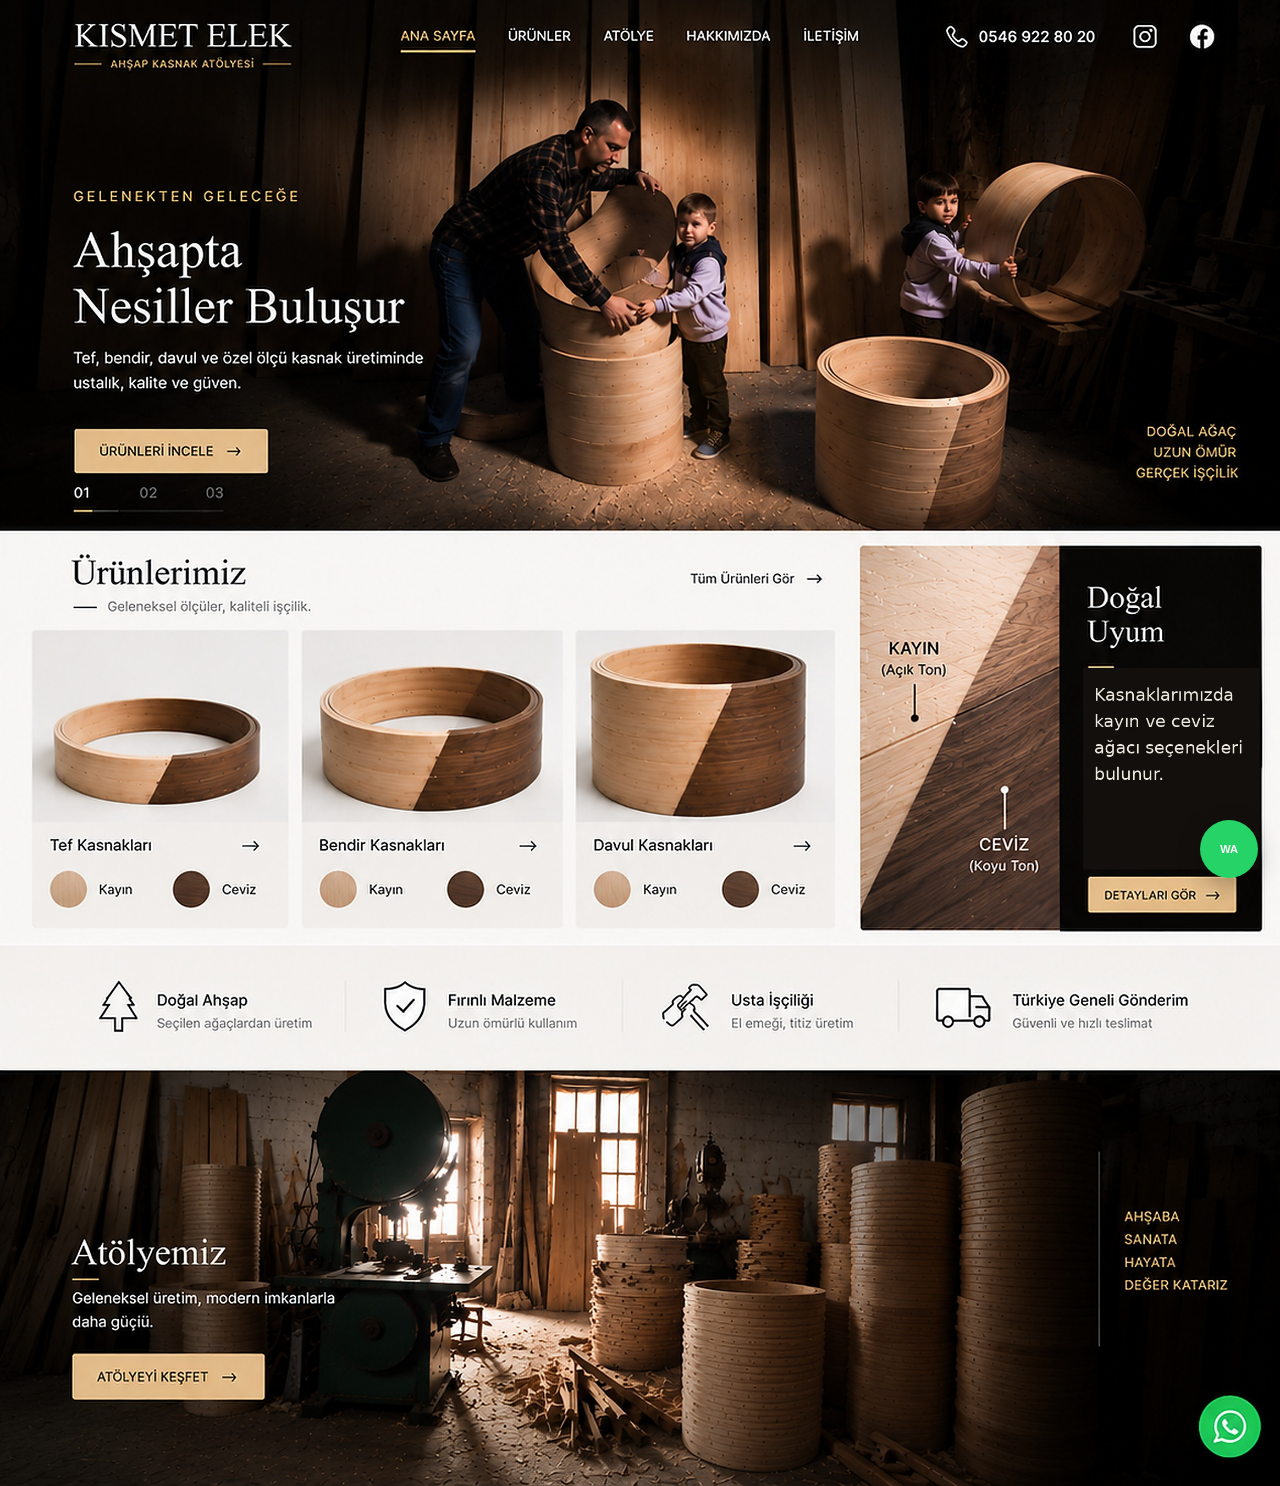
<file: index.html>
<!doctype html>
<html lang="tr">
<head>
<meta charset="utf-8">
<meta name="viewport" content="width=device-width,initial-scale=1">
<title>KISMET ELEK | Ahşap Kasnak Atölyesi</title>
<meta name="description" content="Kısmet Elek ahşap kasnak atölyesi. Tef, bendir ve davul kasnakları.">
<meta name="google-site-verification" content="JSMN0QMk11Q3IamoAx5s6ykKZd6hjL00fd0hNvatzoo">
<style>
*{box-sizing:border-box}
html,body{margin:0;padding:0;width:100%;min-height:100%;background:#0d0b09;overflow-x:hidden}
body{font-family:Arial,sans-serif}
.site{position:relative;width:100vw;max-width:none;margin:0;line-height:0}
.design{display:block;width:100vw;height:auto;max-width:none;margin:0}
.hit,.wood-hot,.step-hot{position:absolute;display:block;border:0;background:transparent;cursor:pointer;z-index:30}
.hit:hover,.wood-hot:hover,.step-hot:hover{background:rgba(255,255,255,.025)}
/* top navigation */
.home{left:37.0%;top:.8%;width:7.2%;height:4.5%}.products{left:42.0%;top:.8%;width:7.3%;height:4.5%}.atelier{left:47.0%;top:.8%;width:6.8%;height:4.5%}.about{left:51.7%;top:.8%;width:8.0%;height:4.5%}.contact{left:57.2%;top:.8%;width:7.0%;height:4.5%}
.phone{left:69.0%;top:.7%;width:13.0%;height:5.0%}.instagram{left:83.0%;top:.6%;width:4.5%;height:5.5%}.facebook{left:88.3%;top:.6%;width:4.8%;height:5.5%}
/* product cards */
.p1{left:1.2%;top:39.5%;width:21.2%;height:22.0%}.p2{left:22.9%;top:39.5%;width:21.4%;height:22.0%}.p3{left:44.6%;top:39.5%;width:21.0%;height:22.0%}.all{left:54.0%;top:35.5%;width:10.0%;height:4.8%}
.material{left:65.7%;top:34.0%;width:33.5%;height:28.0%}
.atelierBtn{left:5.0%;top:88.0%;width:18%;height:5%}
/* material hover zones are exactly the existing labels in the right panel */
.material-kayin{left:67.0%;top:38.0%;width:10.5%;height:8.0%}.material-ceviz{left:66.8%;top:48.0%;width:12.0%;height:10.0%}
/* 01 / 02 / 03 are real navigation controls */
.step1{left:21.3%;top:48.2%;width:3.2%;height:3.5%}.step2{left:25.0%;top:48.2%;width:3.2%;height:3.5%}.step3{left:28.8%;top:48.2%;width:3.2%;height:3.5%}
/* floating WhatsApp always visible */
.wa-fixed{position:fixed;right:22px;bottom:22px;width:58px;height:58px;border-radius:50%;display:grid;place-items:center;background:#25D366;color:#fff;text-decoration:none;font:700 11px/1 Arial,sans-serif;z-index:99999;box-shadow:0 8px 25px rgba(0,0,0,.28)}
.wa-fixed::before{content:'WhatsApp';position:absolute;white-space:nowrap;right:68px;background:#fff;color:#222;padding:8px 11px;border-radius:8px;font:600 11px Arial;opacity:0;transform:translateX(5px);transition:.2s;pointer-events:none;box-shadow:0 4px 14px rgba(0,0,0,.15)}
.wa-fixed:hover::before{opacity:1;transform:none}
/* same existing kasnak location: only an image patch is revealed; no second ring is added */
.ring-state{position:absolute;z-index:25;display:none;pointer-events:none;object-fit:contain}
.wood-hot:hover~.ring-state{display:block}
.r1k{left:4.29553%;top:43.67135%;width:22.33677%;height:13.32346%}
.r1c{left:4.29553%;top:43.67135%;width:22.33677%;height:13.32346%}
.r2k{left:27.92096%;top:42.93116%;width:21.90722%;height:12.95337%}
.r2c{left:27.92096%;top:42.93116%;width:21.90722%;height:12.95337%}
.r3k{left:48.96907%;top:41.82087%;width:21.90722%;height:13.69356%}
.r3c{left:48.96907%;top:41.82087%;width:21.90722%;height:13.69356%}
.site:has(.w1k:hover) .r1k,.site:has(.w1c:hover) .r1c,.site:has(.w2k:hover) .r2k,.site:has(.w2c:hover) .r2c,.site:has(.w3k:hover) .r3k,.site:has(.w3c:hover) .r3c{display:block}
.w1k{left:4.0%;top:54.0%;width:5.5%;height:5.2%}.w1c{left:14.1%;top:54.0%;width:5.5%;height:5.2%}
.w2k{left:25.5%;top:54.0%;width:5.5%;height:5.2%}.w2c{left:35.8%;top:54.0%;width:5.5%;height:5.2%}
.w3k{left:47.0%;top:54.0%;width:5.5%;height:5.2%}.w3c{left:57.2%;top:54.0%;width:5.5%;height:5.2%}
@media(max-width:700px){.wa-fixed{right:14px;bottom:14px;width:52px;height:52px}}
</style>
</head>
<body>
<main class="site">
<img class="design" src="assets/ana-sayfa-tasarim-hd.jpg" alt="Kısmet Elek Ahşap Kasnak Atölyesi">
<a class="hit home" href="index.html" aria-label="Ana Sayfa"></a><a class="hit products" href="urunler.html" aria-label="Ürünler"></a><a class="hit atelier" href="hakkimizda.html#atolye" aria-label="Atölye"></a><a class="hit about" href="hakkimizda.html" aria-label="Hakkımızda"></a><a class="hit contact" href="iletisim.html" aria-label="İletişim"></a>
<a class="hit phone" href="tel:+905469228020" aria-label="0546 922 80 20"></a><a class="hit instagram" href="https://www.instagram.com/" target="_blank" rel="noopener" aria-label="Instagram"></a><a class="hit facebook" href="https://www.facebook.com/" target="_blank" rel="noopener" aria-label="Facebook"></a>
<a class="hit p1" href="urunler.html#tef" aria-label="Tef Kasnakları"></a><a class="hit p2" href="urunler.html#bendir" aria-label="Bendir Kasnakları"></a><a class="hit p3" href="urunler.html#davul" aria-label="Davul Kasnakları"></a><a class="hit all" href="urunler.html" aria-label="Tüm Ürünleri Gör"></a>
<a class="hit material" href="urunler.html#malzeme" aria-label="Kayın ve Ceviz"></a><a class="hit atelierBtn" href="hakkimizda.html#atolye" aria-label="Atölyeyi Keşfet"></a>
<a class="step-hot step1" href="urunler.html#tef" aria-label="Tef"></a><a class="step-hot step2" href="urunler.html#bendir" aria-label="Bendir"></a><a class="step-hot step3" href="urunler.html#davul" aria-label="Davul"></a>
<a class="wood-hot w1k" href="urunler.html#tef-kayin" aria-label="Tef Kayın"></a><a class="wood-hot w1c" href="urunler.html#tef-ceviz" aria-label="Tef Ceviz"></a>
<a class="wood-hot w2k" href="urunler.html#bendir-kayin" aria-label="Bendir Kayın"></a><a class="wood-hot w2c" href="urunler.html#bendir-ceviz" aria-label="Bendir Ceviz"></a>
<a class="wood-hot w3k" href="urunler.html#davul-kayin" aria-label="Davul Kayın"></a><a class="wood-hot w3c" href="urunler.html#davul-ceviz" aria-label="Davul Ceviz"></a>
<img class="ring-state r1k" src="assets/wood_states/ring1-kayin.png" alt=""><img class="ring-state r1c" src="assets/wood_states/ring1-ceviz.png" alt=""><img class="ring-state r2k" src="assets/wood_states/ring2-kayin.png" alt=""><img class="ring-state r2c" src="assets/wood_states/ring2-ceviz.png" alt=""><img class="ring-state r3k" src="assets/wood_states/ring3-kayin.png" alt=""><img class="ring-state r3c" src="assets/wood_states/ring3-ceviz.png" alt="">
<a class="material-kayin" href="urunler.html#kayın" aria-label="Kayın ağacı"></a><a class="material-ceviz" href="urunler.html#ceviz" aria-label="Ceviz ağacı"></a>
</main>
<a class="wa-fixed" href="https://wa.me/905469228020" target="_blank" rel="noopener" aria-label="WhatsApp">WA</a>
</body></html>
</file>
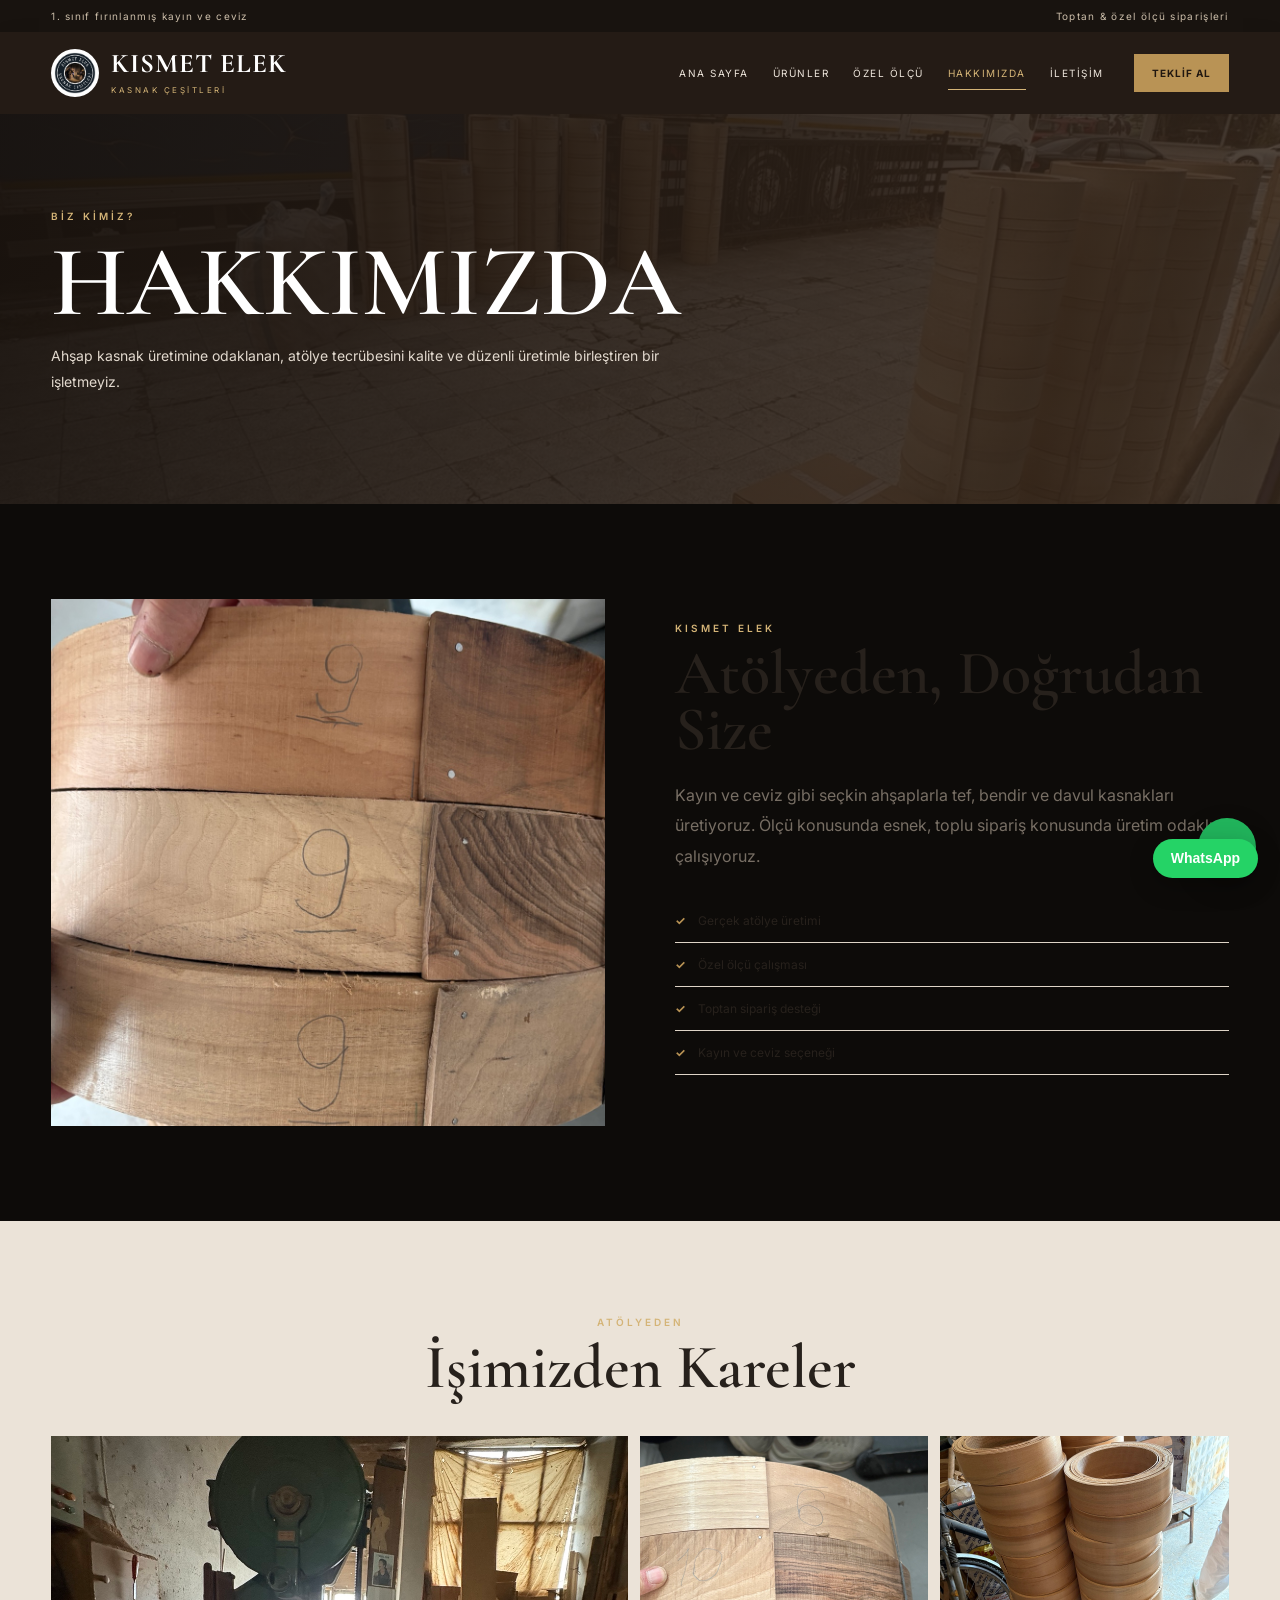
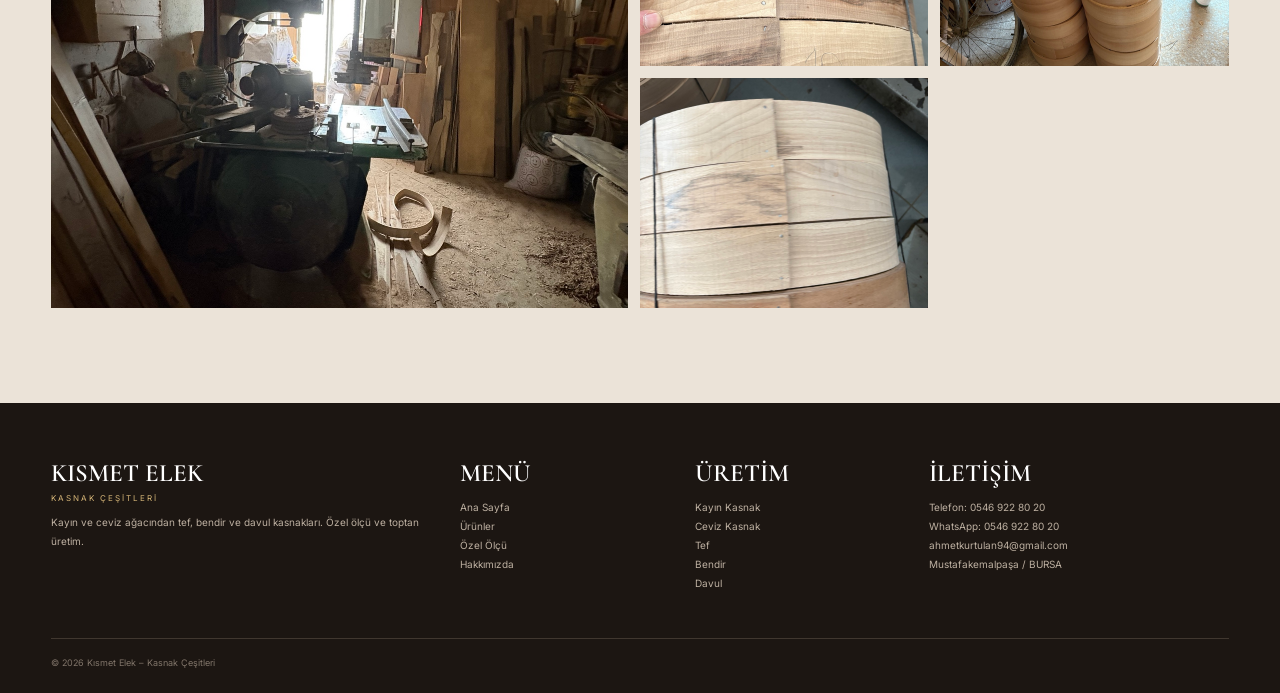
<file: hakkimizda.html>
<!doctype html><html lang="tr"><head><meta charset="utf-8"><meta name="viewport" content="width=device-width,initial-scale=1">
<title>Hakkımızda | Kısmet Elek</title><meta name="description" content="Kısmet Elek - ahşap kasnak üretimi, özel ölçü ve toptan sipariş.">
<link rel="stylesheet" href="style.css"></head><body><div class="topbar"><div class="container row"><span>1. sınıf fırınlanmış kayın ve ceviz</span><span>Toptan & özel ölçü siparişleri</span></div></div>
<header><div class="container nav">
<a class="brand" href="index.html"><img src="assets/logo.png"><div><div class="name">KISMET ELEK</div><span class="sub">KASNAK ÇEŞİTLERİ</span></div></a>
<nav><a class="" href="index.html">ANA SAYFA</a><a class="" href="urunler.html">ÜRÜNLER</a><a class="" href="ozel-olcu.html">ÖZEL ÖLÇÜ</a><a class="active" href="hakkimizda.html">HAKKIMIZDA</a><a class="" href="iletisim.html">İLETİŞİM</a></nav><a class="nav-cta" href="iletisim.html">TEKLİF AL</a><button class="menu">☰</button>
</div></header>
<section class="pagehero"><div class="container"><div class="eyebrow">BİZ KİMİZ?</div><h1>HAKKIMIZDA</h1><p>Ahşap kasnak üretimine odaklanan, atölye tecrübesini kalite ve düzenli üretimle birleştiren bir işletmeyiz.</p></div></section>
<section class="section"><div class="container split"><div class="split-media"><img src="assets/workshop3.jpg"></div><div><div class="eyebrow">KISMET ELEK</div><div class="heading"><h2>Atölyeden, Doğrudan Size</h2><p>Kayın ve ceviz gibi seçkin ahşaplarla tef, bendir ve davul kasnakları üretiyoruz. Ölçü konusunda esnek, toplu sipariş konusunda üretim odaklı çalışıyoruz.</p></div><ul class="checks"><li>Gerçek atölye üretimi</li><li>Özel ölçü çalışması</li><li>Toptan sipariş desteği</li><li>Kayın ve ceviz seçeneği</li></ul></div></div></section>
<section class="section alt"><div class="container"><div class="heading center"><div class="eyebrow">ATÖLYEDEN</div><h2>İşimizden Kareler</h2></div><div class="gallery"><img src="assets/workshop.jpg"><img src="assets/workshop2.jpg"><img src="assets/shipment.jpg"><img src="assets/product1.jpg"></div></div></section>
<footer><div class="container foot">
<div><h3>KISMET ELEK<span>KASNAK ÇEŞİTLERİ</span></h3><p>Kayın ve ceviz ağacından tef, bendir ve davul kasnakları. Özel ölçü ve toptan üretim.</p></div>
<div><h3>MENÜ</h3><p><a href="index.html">Ana Sayfa</a><br><a href="urunler.html">Ürünler</a><br><a href="ozel-olcu.html">Özel Ölçü</a><br><a href="hakkimizda.html">Hakkımızda</a></p></div>
<div><h3>ÜRETİM</h3><p>Kayın Kasnak<br>Ceviz Kasnak<br>Tef<br>Bendir<br>Davul</p></div>
<div><h3>İLETİŞİM</h3><p>Telefon: 0546 922 80 20<br>WhatsApp: 0546 922 80 20<br>ahmetkurtulan94@gmail.com<br>Mustafakemalpaşa / BURSA</p></div>
</div><div class="container copyright">© 2026 Kısmet Elek – Kasnak Çeşitleri</div></footer>
<a class="floating-wa" href="https://wa.me/905469228020" aria-label="WhatsApp">◔</a><script src="script.js"></script></body></html>
</file>
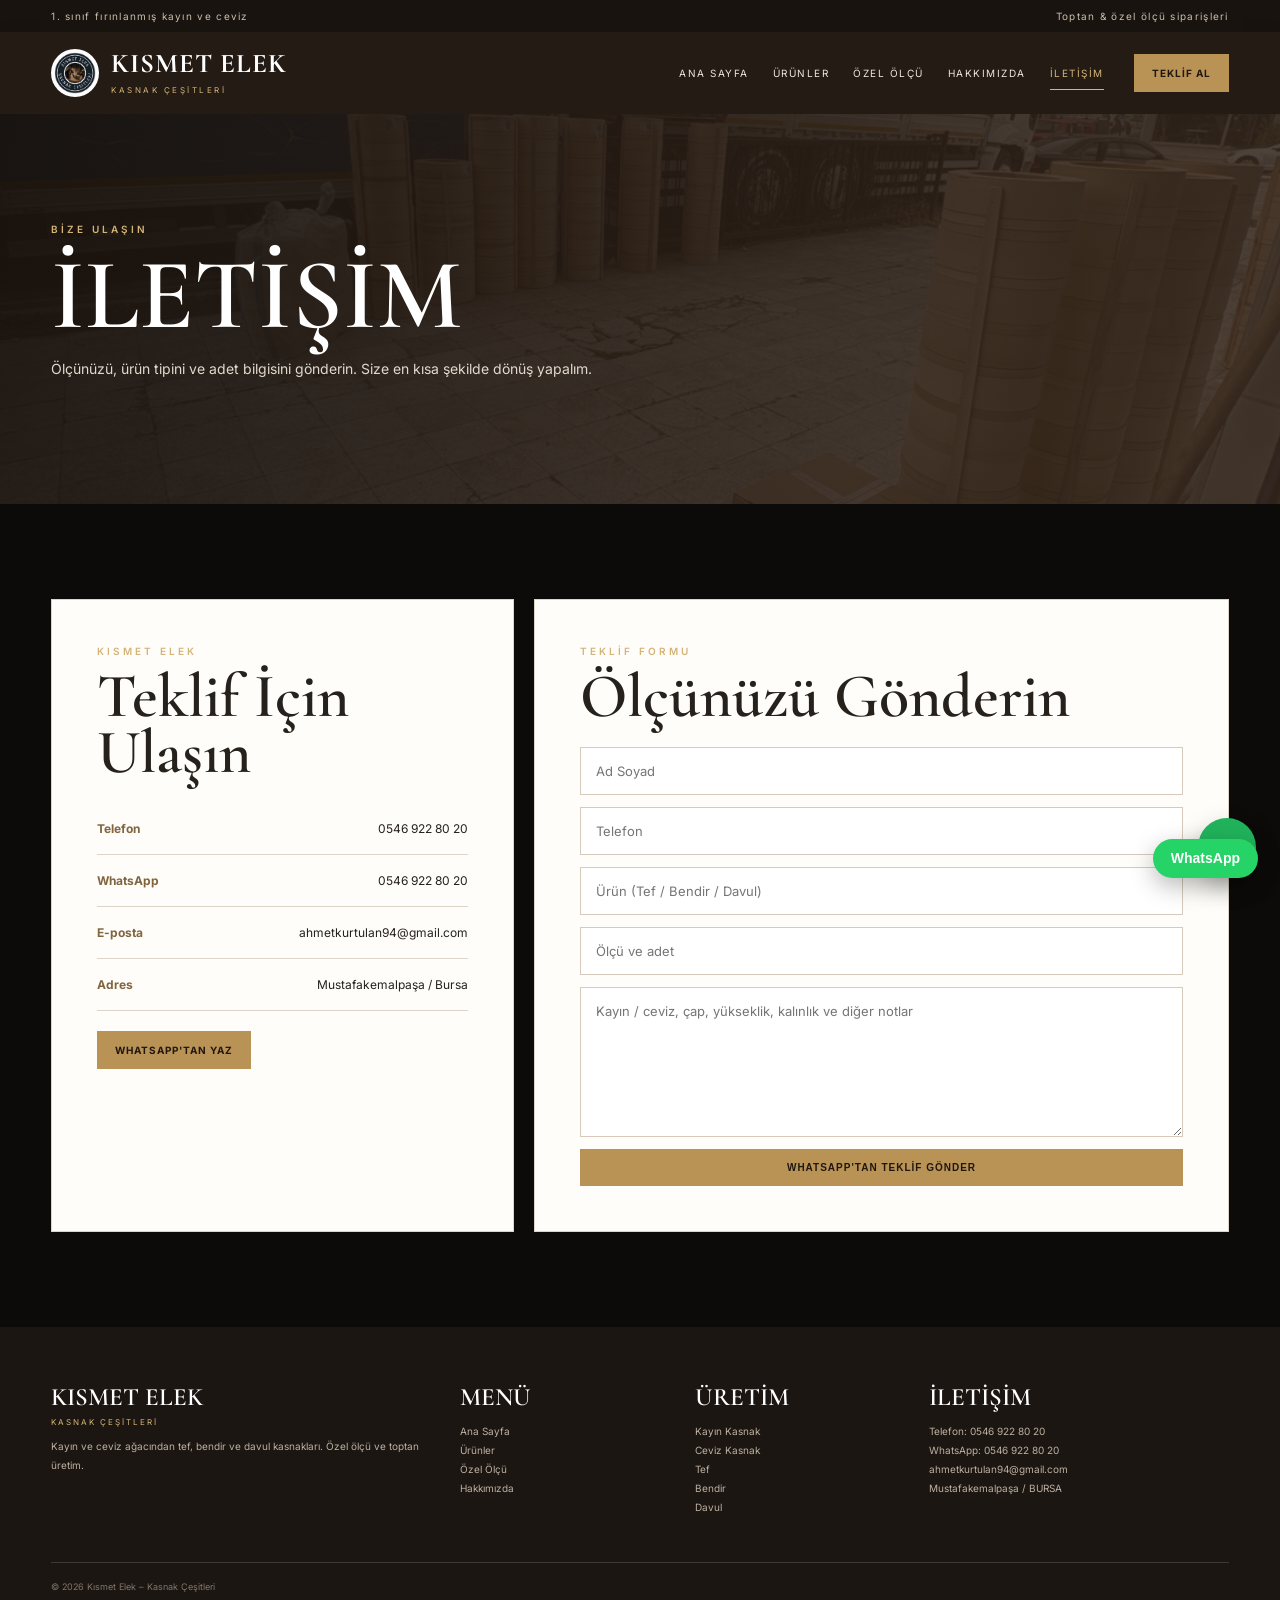
<file: iletisim.html>
<!doctype html><html lang="tr"><head><meta charset="utf-8"><meta name="viewport" content="width=device-width,initial-scale=1">
<title>İletişim | Kısmet Elek</title><meta name="description" content="Kısmet Elek - ahşap kasnak üretimi, özel ölçü ve toptan sipariş.">
<link rel="stylesheet" href="style.css"></head><body><div class="topbar"><div class="container row"><span>1. sınıf fırınlanmış kayın ve ceviz</span><span>Toptan & özel ölçü siparişleri</span></div></div>
<header><div class="container nav">
<a class="brand" href="index.html"><img src="assets/logo.png"><div><div class="name">KISMET ELEK</div><span class="sub">KASNAK ÇEŞİTLERİ</span></div></a>
<nav><a class="" href="index.html">ANA SAYFA</a><a class="" href="urunler.html">ÜRÜNLER</a><a class="" href="ozel-olcu.html">ÖZEL ÖLÇÜ</a><a class="" href="hakkimizda.html">HAKKIMIZDA</a><a class="active" href="iletisim.html">İLETİŞİM</a></nav><a class="nav-cta" href="iletisim.html">TEKLİF AL</a><button class="menu">☰</button>
</div></header>
<section class="pagehero"><div class="container"><div class="eyebrow">BİZE ULAŞIN</div><h1>İLETİŞİM</h1><p>Ölçünüzü, ürün tipini ve adet bilgisini gönderin. Size en kısa şekilde dönüş yapalım.</p></div></section>
<section class="section"><div class="container contact-grid"><div class="contact-card"><div class="eyebrow">KISMET ELEK</div><h2>Teklif İçin Ulaşın</h2>
<div class="contact-item"><b>Telefon</b><span>0546 922 80 20</span></div><div class="contact-item"><b>WhatsApp</b><span>0546 922 80 20</span></div><div class="contact-item"><b>E-posta</b><span>ahmetkurtulan94@gmail.com</span></div><div class="contact-item"><b>Adres</b><span>Mustafakemalpaşa / Bursa</span></div><br><a class="nav-cta" href="https://wa.me/905469228020">WHATSAPP'TAN YAZ</a></div>
<div class="form-card"><div class="eyebrow">TEKLİF FORMU</div><h2>Ölçünüzü Gönderin</h2><form id="quoteForm"><input id="qname" placeholder="Ad Soyad" required><input id="qphone" placeholder="Telefon" required><input id="qproduct" placeholder="Ürün (Tef / Bendir / Davul)"><input id="qsize" placeholder="Ölçü ve adet"><textarea id="qnote" placeholder="Kayın / ceviz, çap, yükseklik, kalınlık ve diğer notlar"></textarea><button class="nav-cta" style="border:0" type="submit">WHATSAPP'TAN TEKLİF GÖNDER</button></form></div></div></section>
<footer><div class="container foot">
<div><h3>KISMET ELEK<span>KASNAK ÇEŞİTLERİ</span></h3><p>Kayın ve ceviz ağacından tef, bendir ve davul kasnakları. Özel ölçü ve toptan üretim.</p></div>
<div><h3>MENÜ</h3><p><a href="index.html">Ana Sayfa</a><br><a href="urunler.html">Ürünler</a><br><a href="ozel-olcu.html">Özel Ölçü</a><br><a href="hakkimizda.html">Hakkımızda</a></p></div>
<div><h3>ÜRETİM</h3><p>Kayın Kasnak<br>Ceviz Kasnak<br>Tef<br>Bendir<br>Davul</p></div>
<div><h3>İLETİŞİM</h3><p>Telefon: 0546 922 80 20<br>WhatsApp: 0546 922 80 20<br>ahmetkurtulan94@gmail.com<br>Mustafakemalpaşa / BURSA</p></div>
</div><div class="container copyright">© 2026 Kısmet Elek – Kasnak Çeşitleri</div></footer>
<a class="floating-wa" href="https://wa.me/905469228020" aria-label="WhatsApp">◔</a><script src="script.js"></script></body></html>
</file>
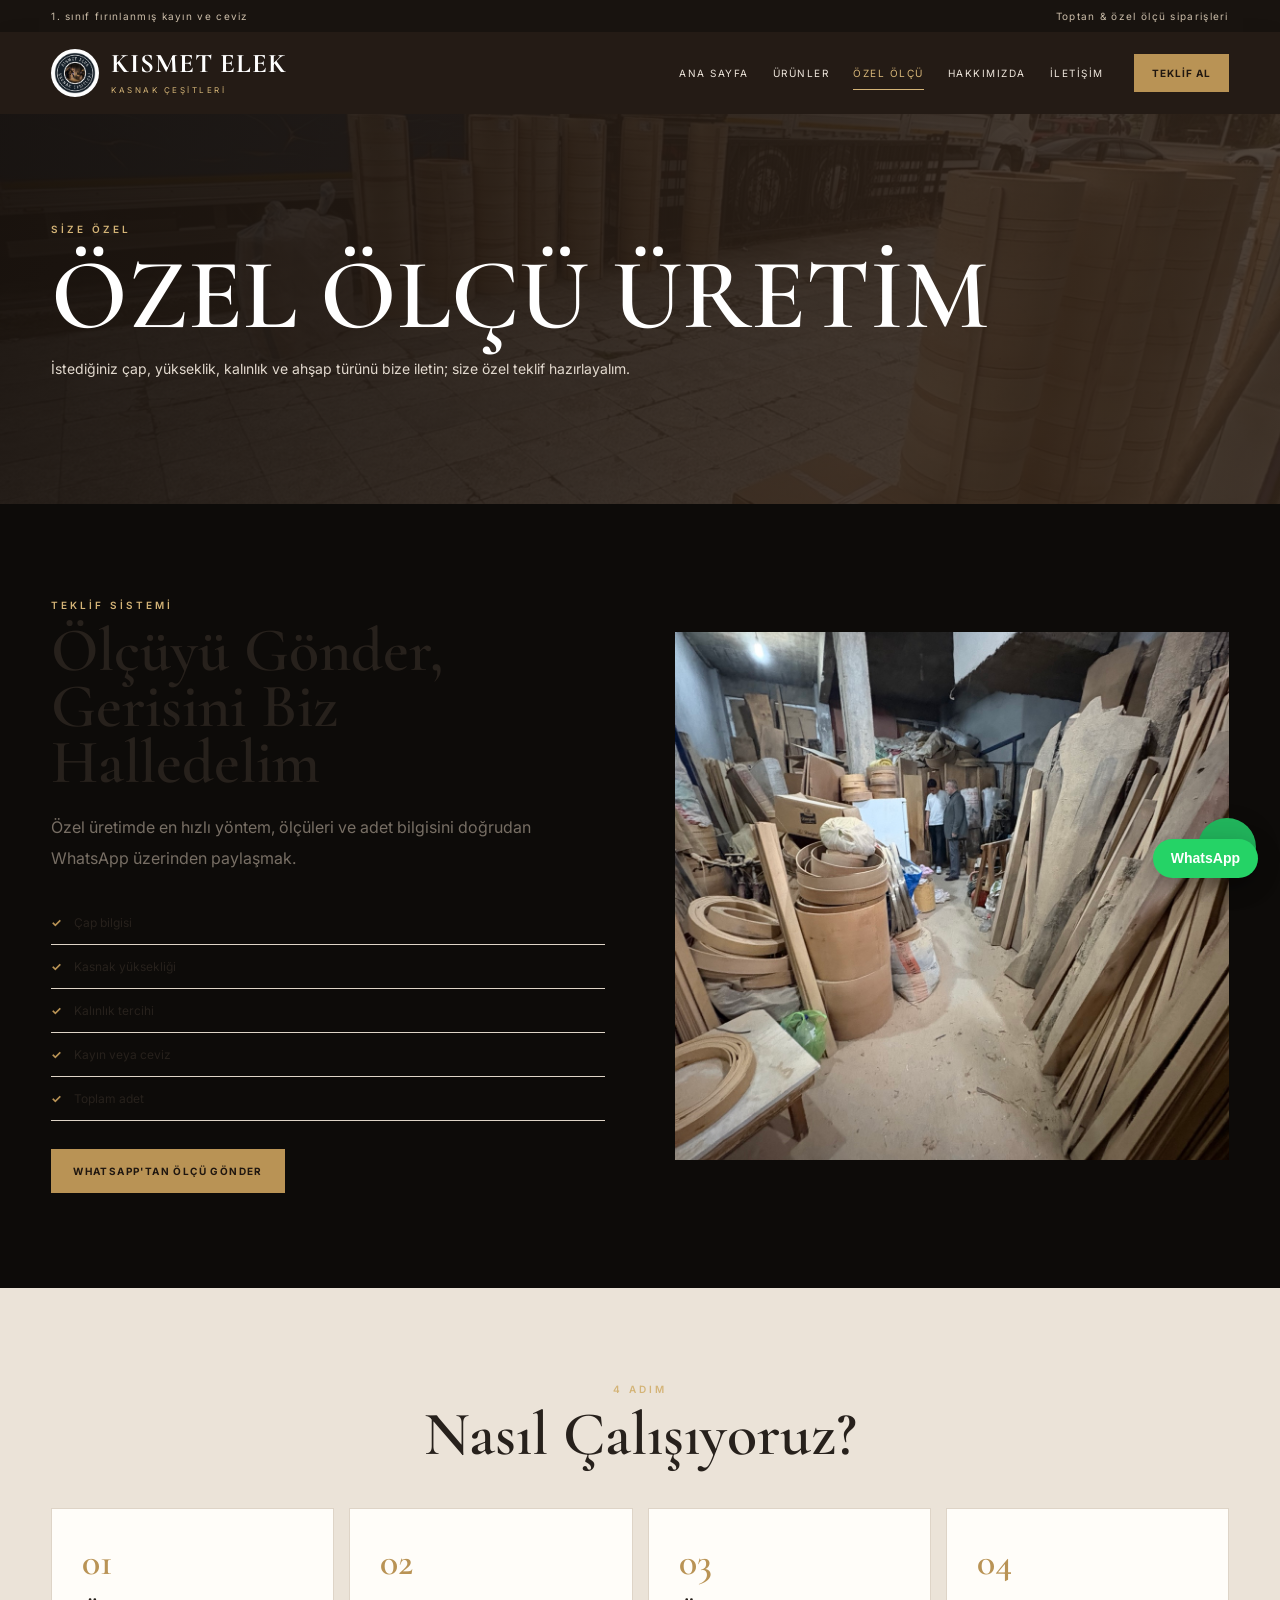
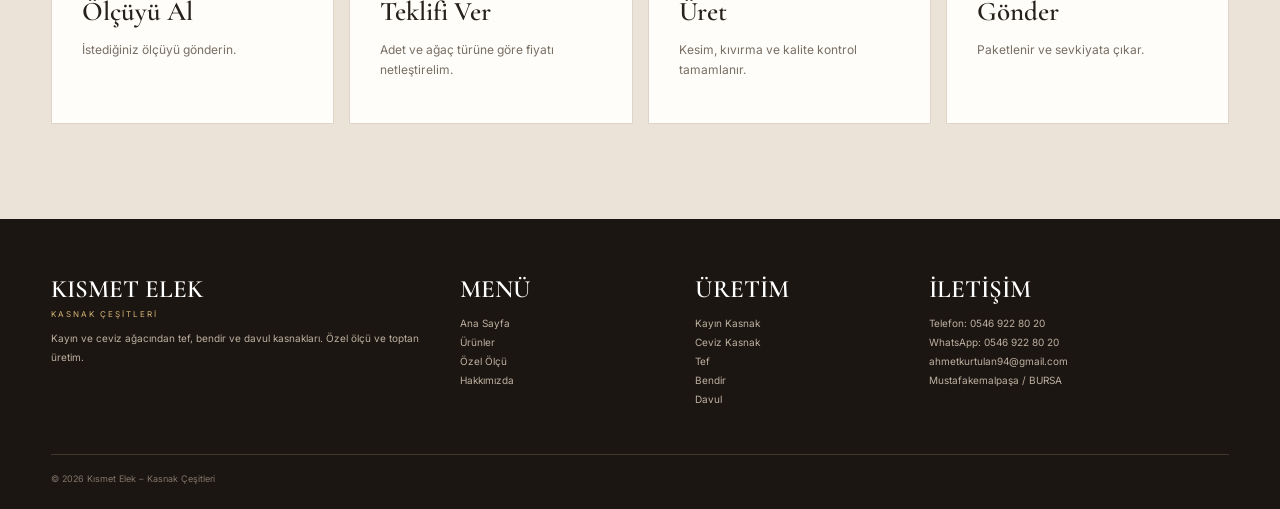
<file: ozel-olcu.html>
<!doctype html><html lang="tr"><head><meta charset="utf-8"><meta name="viewport" content="width=device-width,initial-scale=1">
<title>Özel Ölçü Üretim | Kısmet Elek</title><meta name="description" content="Kısmet Elek - ahşap kasnak üretimi, özel ölçü ve toptan sipariş.">
<link rel="stylesheet" href="style.css"></head><body><div class="topbar"><div class="container row"><span>1. sınıf fırınlanmış kayın ve ceviz</span><span>Toptan & özel ölçü siparişleri</span></div></div>
<header><div class="container nav">
<a class="brand" href="index.html"><img src="assets/logo.png"><div><div class="name">KISMET ELEK</div><span class="sub">KASNAK ÇEŞİTLERİ</span></div></a>
<nav><a class="" href="index.html">ANA SAYFA</a><a class="" href="urunler.html">ÜRÜNLER</a><a class="active" href="ozel-olcu.html">ÖZEL ÖLÇÜ</a><a class="" href="hakkimizda.html">HAKKIMIZDA</a><a class="" href="iletisim.html">İLETİŞİM</a></nav><a class="nav-cta" href="iletisim.html">TEKLİF AL</a><button class="menu">☰</button>
</div></header>
<section class="pagehero"><div class="container"><div class="eyebrow">SİZE ÖZEL</div><h1>ÖZEL ÖLÇÜ ÜRETİM</h1><p>İstediğiniz çap, yükseklik, kalınlık ve ahşap türünü bize iletin; size özel teklif hazırlayalım.</p></div></section>
<section class="section"><div class="container split"><div><div class="eyebrow">TEKLİF SİSTEMİ</div><div class="heading"><h2>Ölçüyü Gönder, Gerisini Biz Halledelim</h2><p>Özel üretimde en hızlı yöntem, ölçüleri ve adet bilgisini doğrudan WhatsApp üzerinden paylaşmak.</p></div><ul class="checks"><li>Çap bilgisi</li><li>Kasnak yüksekliği</li><li>Kalınlık tercihi</li><li>Kayın veya ceviz</li><li>Toplam adet</li></ul><a class="btn gold" href="https://wa.me/905469228020">WHATSAPP'TAN ÖLÇÜ GÖNDER</a></div><div class="split-media"><img src="assets/product4.jpg"></div></div></section>
<section class="section alt"><div class="container"><div class="heading center"><div class="eyebrow">4 ADIM</div><h2>Nasıl Çalışıyoruz?</h2></div><div class="steps"><div class="step"><div class="step-num">01</div><h3>Ölçüyü Al</h3><p>İstediğiniz ölçüyü gönderin.</p></div><div class="step"><div class="step-num">02</div><h3>Teklifi Ver</h3><p>Adet ve ağaç türüne göre fiyatı netleştirelim.</p></div><div class="step"><div class="step-num">03</div><h3>Üret</h3><p>Kesim, kıvırma ve kalite kontrol tamamlanır.</p></div><div class="step"><div class="step-num">04</div><h3>Gönder</h3><p>Paketlenir ve sevkiyata çıkar.</p></div></div></div></section>
<footer><div class="container foot">
<div><h3>KISMET ELEK<span>KASNAK ÇEŞİTLERİ</span></h3><p>Kayın ve ceviz ağacından tef, bendir ve davul kasnakları. Özel ölçü ve toptan üretim.</p></div>
<div><h3>MENÜ</h3><p><a href="index.html">Ana Sayfa</a><br><a href="urunler.html">Ürünler</a><br><a href="ozel-olcu.html">Özel Ölçü</a><br><a href="hakkimizda.html">Hakkımızda</a></p></div>
<div><h3>ÜRETİM</h3><p>Kayın Kasnak<br>Ceviz Kasnak<br>Tef<br>Bendir<br>Davul</p></div>
<div><h3>İLETİŞİM</h3><p>Telefon: 0546 922 80 20<br>WhatsApp: 0546 922 80 20<br>ahmetkurtulan94@gmail.com<br>Mustafakemalpaşa / BURSA</p></div>
</div><div class="container copyright">© 2026 Kısmet Elek – Kasnak Çeşitleri</div></footer>
<a class="floating-wa" href="https://wa.me/905469228020" aria-label="WhatsApp">◔</a><script src="script.js"></script></body></html>
</file>
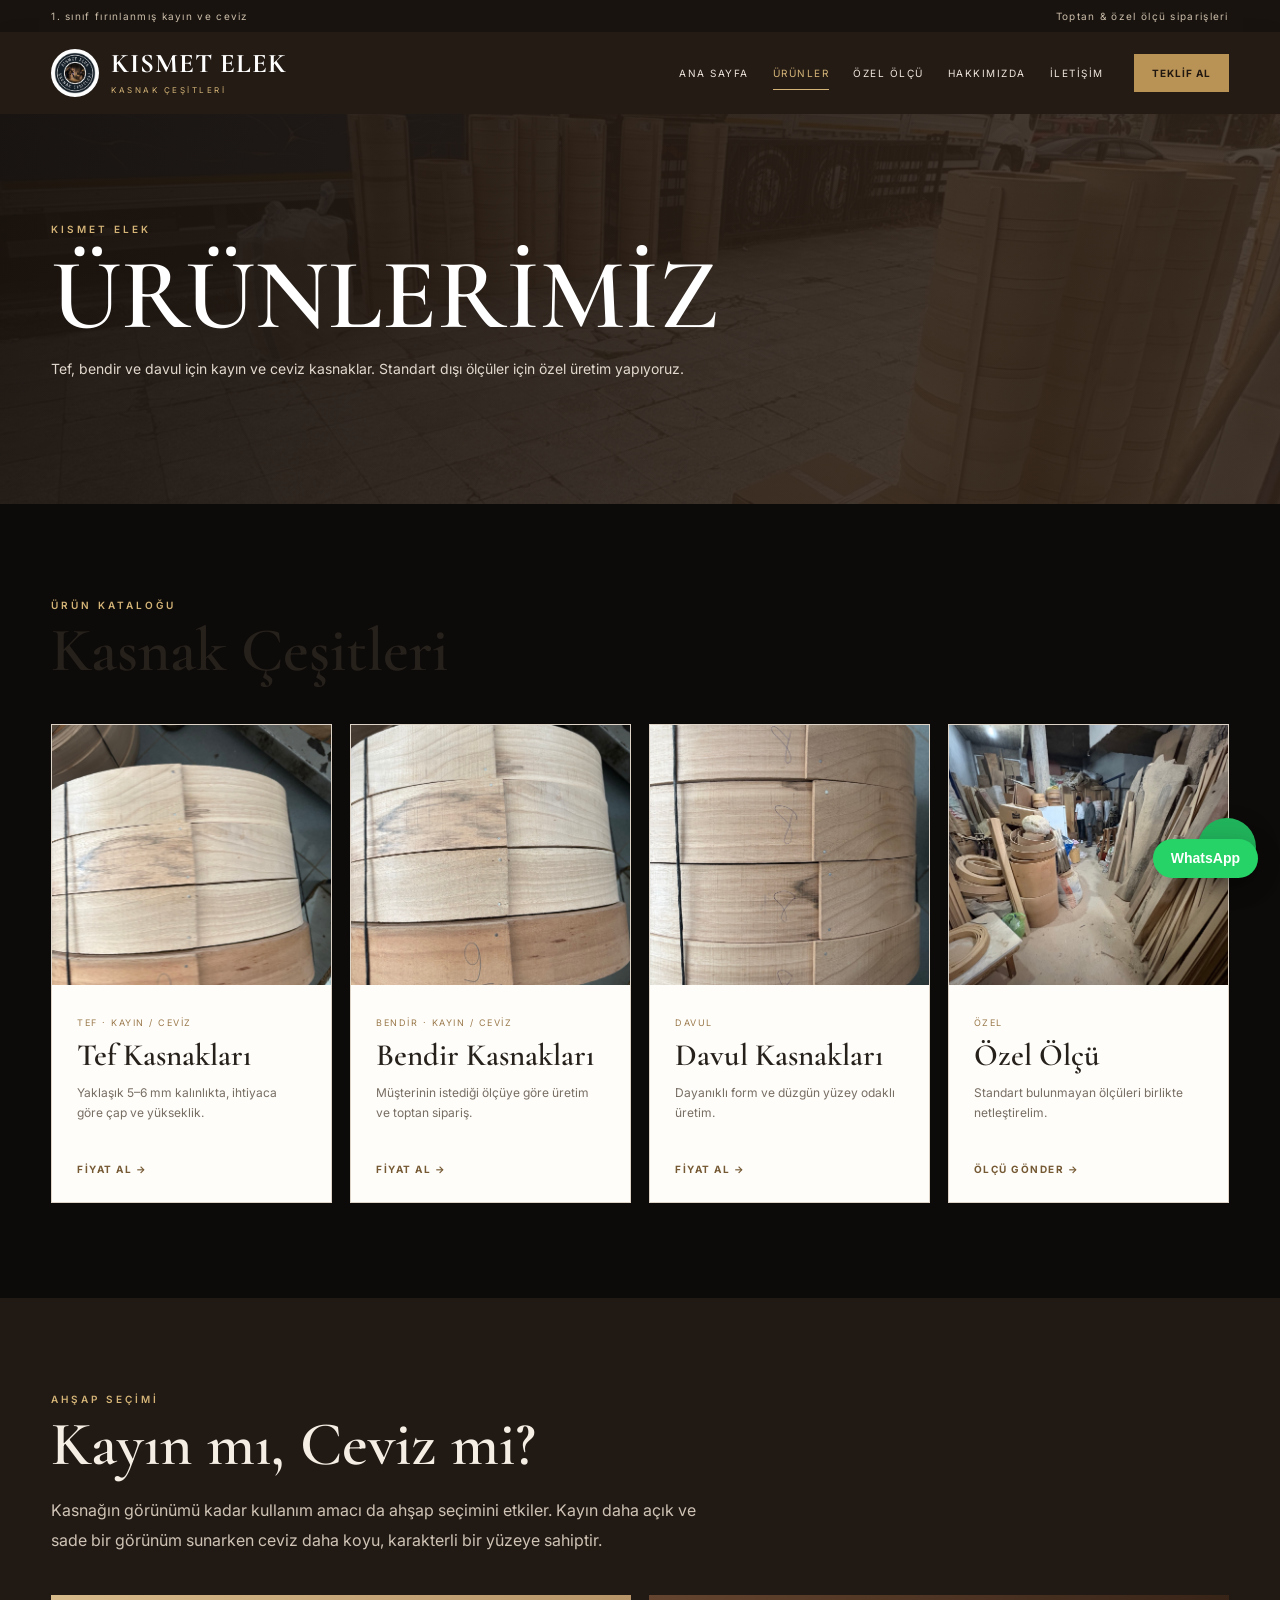
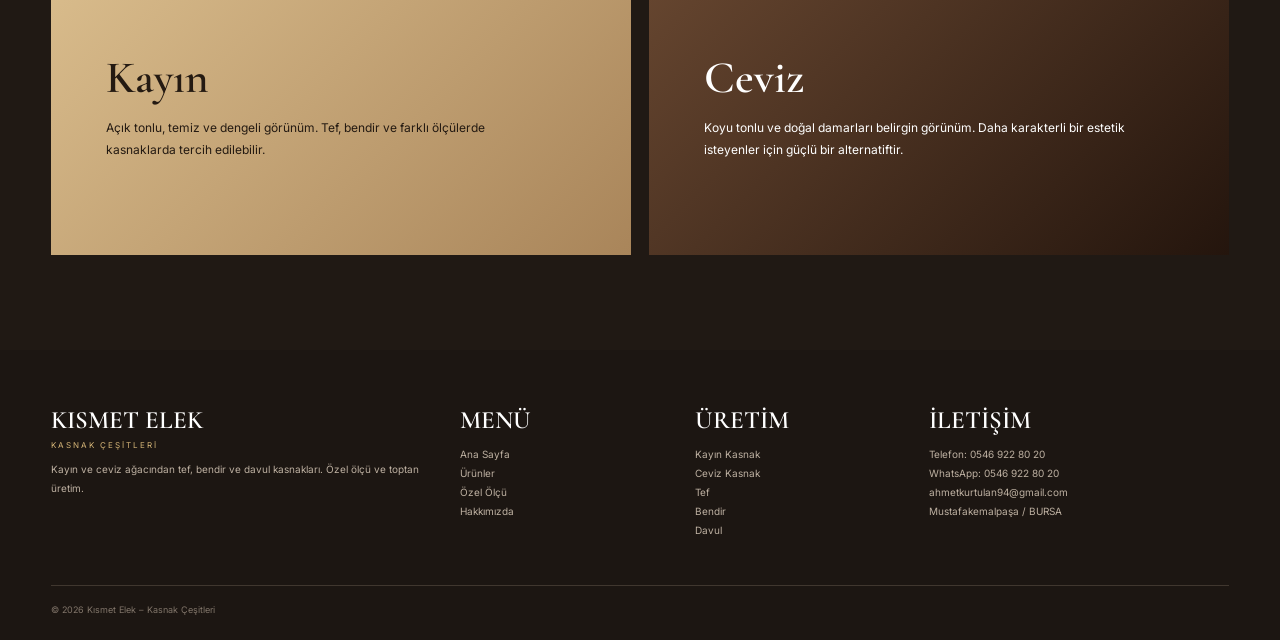
<file: urunler.html>
<!doctype html><html lang="tr"><head><meta charset="utf-8"><meta name="viewport" content="width=device-width,initial-scale=1">
<title>Ürünlerimiz | Kısmet Elek</title><meta name="description" content="Kısmet Elek - ahşap kasnak üretimi, özel ölçü ve toptan sipariş.">
<link rel="stylesheet" href="style.css"></head><body><div class="topbar"><div class="container row"><span>1. sınıf fırınlanmış kayın ve ceviz</span><span>Toptan & özel ölçü siparişleri</span></div></div>
<header><div class="container nav">
<a class="brand" href="index.html"><img src="assets/logo.png"><div><div class="name">KISMET ELEK</div><span class="sub">KASNAK ÇEŞİTLERİ</span></div></a>
<nav><a class="" href="index.html">ANA SAYFA</a><a class="active" href="urunler.html">ÜRÜNLER</a><a class="" href="ozel-olcu.html">ÖZEL ÖLÇÜ</a><a class="" href="hakkimizda.html">HAKKIMIZDA</a><a class="" href="iletisim.html">İLETİŞİM</a></nav><a class="nav-cta" href="iletisim.html">TEKLİF AL</a><button class="menu">☰</button>
</div></header>
<section class="pagehero"><div class="container"><div class="eyebrow">KISMET ELEK</div><h1>ÜRÜNLERİMİZ</h1><p>Tef, bendir ve davul için kayın ve ceviz kasnaklar. Standart dışı ölçüler için özel üretim yapıyoruz.</p></div></section>
<section class="section"><div class="container"><div class="heading"><div class="eyebrow">ÜRÜN KATALOĞU</div><h2>Kasnak Çeşitleri</h2></div><div class="cards">
<div class="card" id="tef"><img src="assets/product1.jpg"><div class="card-body"><span class="tag">TEF · KAYIN / CEVİZ</span><h3>Tef Kasnakları</h3><p>Yaklaşık 5–6 mm kalınlıkta, ihtiyaca göre çap ve yükseklik.</p><a class="card-link" href="iletisim.html">FİYAT AL →</a></div></div>
<div class="card" id="bendir"><img src="assets/product2.jpg"><div class="card-body"><span class="tag">BENDİR · KAYIN / CEVİZ</span><h3>Bendir Kasnakları</h3><p>Müşterinin istediği ölçüye göre üretim ve toptan sipariş.</p><a class="card-link" href="iletisim.html">FİYAT AL →</a></div></div>
<div class="card" id="davul"><img src="assets/product3.jpg"><div class="card-body"><span class="tag">DAVUL</span><h3>Davul Kasnakları</h3><p>Dayanıklı form ve düzgün yüzey odaklı üretim.</p><a class="card-link" href="iletisim.html">FİYAT AL →</a></div></div>
<div class="card" id="malzeme"><img src="assets/product4.jpg"><div class="card-body"><span class="tag">ÖZEL</span><h3>Özel Ölçü</h3><p>Standart bulunmayan ölçüleri birlikte netleştirelim.</p><a class="card-link" href="ozel-olcu.html">ÖLÇÜ GÖNDER →</a></div></div>
</div></div></section>
<section class="section material-detail" id="malzeme"><div class="container"><div class="eyebrow">AHŞAP SEÇİMİ</div><div class="heading"><h2>Kayın mı, Ceviz mi?</h2><p style="color:#cfc3b5">Kasnağın görünümü kadar kullanım amacı da ahşap seçimini etkiler. Kayın daha açık ve sade bir görünüm sunarken ceviz daha koyu, karakterli bir yüzeye sahiptir.</p></div><div class="wood-panel"><article class="wood-box beech"><h3>Kayın</h3><p>Açık tonlu, temiz ve dengeli görünüm. Tef, bendir ve farklı ölçülerde kasnaklarda tercih edilebilir.</p></article><article class="wood-box walnut"><h3>Ceviz</h3><p>Koyu tonlu ve doğal damarları belirgin görünüm. Daha karakterli bir estetik isteyenler için güçlü bir alternatiftir.</p></article></div></div></section><footer><div class="container foot">
<div><h3>KISMET ELEK<span>KASNAK ÇEŞİTLERİ</span></h3><p>Kayın ve ceviz ağacından tef, bendir ve davul kasnakları. Özel ölçü ve toptan üretim.</p></div>
<div><h3>MENÜ</h3><p><a href="index.html">Ana Sayfa</a><br><a href="urunler.html">Ürünler</a><br><a href="ozel-olcu.html">Özel Ölçü</a><br><a href="hakkimizda.html">Hakkımızda</a></p></div>
<div><h3>ÜRETİM</h3><p>Kayın Kasnak<br>Ceviz Kasnak<br>Tef<br>Bendir<br>Davul</p></div>
<div><h3>İLETİŞİM</h3><p>Telefon: 0546 922 80 20<br>WhatsApp: 0546 922 80 20<br>ahmetkurtulan94@gmail.com<br>Mustafakemalpaşa / BURSA</p></div>
</div><div class="container copyright">© 2026 Kısmet Elek – Kasnak Çeşitleri</div></footer>
<a class="floating-wa" href="https://wa.me/905469228020" aria-label="WhatsApp">◔</a><script src="script.js"></script></body></html>
</file>
<file: style.css>
@import url('https://fonts.googleapis.com/css2?family=Cormorant+Garamond:wght@500;600;700&family=Inter:wght@400;500;600&display=swap');
:root{--dark:#201914;--dark2:#2b2119;--cream:#f5f0e8;--paper:#fffdf9;--gold:#b99355;--gold2:#d4b477;--ink:#27211c;--muted:#776e64;--line:#ded4c7}
*{box-sizing:border-box}html{scroll-behavior:smooth}body{margin:0;background:#0d0b09;color:var(--ink);font-family:Inter,Arial,sans-serif}.container{width:min(1180px,92%);margin:auto}.topbar{background:#18130f;color:#cbbda9;font-size:10px;letter-spacing:1.3px;padding:10px 0}.row{display:flex;justify-content:space-between;gap:20px}.nav{min-height:82px;display:flex;align-items:center;gap:30px}.site-header,header{background:#241b15;color:#fff;box-shadow:0 8px 25px rgba(0,0,0,.08)}header .nav{position:relative}.brand{display:flex;align-items:center;gap:12px;color:#fff;text-decoration:none;min-width:230px}.brand img{width:48px;height:48px;object-fit:contain;border-radius:50%}.brand .name{font:700 27px/1 'Cormorant Garamond',serif;letter-spacing:1px}.brand .sub{font-size:8px;letter-spacing:2.5px;color:var(--gold2)}nav{display:flex;gap:24px;margin-left:auto}nav a{color:#eee6dc;text-decoration:none;font-size:10px;letter-spacing:1.5px;padding:10px 0;border-bottom:1px solid transparent}nav a:hover,nav a.active{color:var(--gold2);border-color:var(--gold2)}.nav-cta{display:inline-flex;align-items:center;justify-content:center;background:var(--gold);color:#201710!important;text-decoration:none;padding:13px 18px;font-size:10px;font-weight:700;letter-spacing:1px;white-space:nowrap}.menu{display:none;background:none;border:1px solid #766b5e;color:#fff;padding:10px 12px}
.pagehero{background:linear-gradient(100deg,rgba(26,19,14,.95),rgba(53,39,28,.86)),url('assets/hero.jpg') center/cover;min-height:390px;display:flex;align-items:center;color:#fff}.pagehero .container{padding:60px 0}.eyebrow{font-size:10px;letter-spacing:3px;color:var(--gold2);font-weight:600}.pagehero h1{font:600 clamp(58px,8vw,100px)/.85 'Cormorant Garamond',serif;margin:18px 0}.pagehero p{max-width:650px;line-height:1.8;color:#e2d9ce;font-size:14px}.section{padding:95px 0}.section.alt{background:#ebe3d8}.heading h2,.split h2,.contact-card h2,.form-card h2{font:600 62px/.9 'Cormorant Garamond',serif;margin:12px 0 22px}.heading p{line-height:1.9;color:var(--muted);max-width:650px}.center{text-align:center}.cards{display:grid;grid-template-columns:repeat(4,1fr);gap:18px;margin-top:45px}.card{background:var(--paper);border:1px solid var(--line);transition:.25s;overflow:hidden}.card:hover{transform:translateY(-5px);box-shadow:0 20px 45px rgba(50,35,20,.12)}.card img{display:block;width:100%;height:260px;object-fit:cover;background:#eee6dc}.card-body{padding:25px}.tag{font-size:9px;letter-spacing:1.5px;color:#9a7a4d}.card h3{font:600 31px/1 'Cormorant Garamond',serif;margin:10px 0 12px}.card p{font-size:12px;line-height:1.7;color:var(--muted);min-height:62px}.card-link{color:#755a35;text-decoration:none;font-size:10px;letter-spacing:1.5px;font-weight:700}.split{display:grid;grid-template-columns:1fr 1fr;gap:70px;align-items:center}.split-media{overflow:hidden;background:#ddd}.split-media img{width:100%;display:block;aspect-ratio:1.05;object-fit:cover;transition:.4s}.split-media:hover img{transform:scale(1.025)}.checks{list-style:none;padding:0;margin:28px 0}.checks li{padding:14px 0;border-bottom:1px solid var(--line);font-size:12px}.checks li:before{content:'✓';color:var(--gold);font-weight:700;margin-right:12px}.gallery{display:grid;grid-template-columns:2fr 1fr 1fr;grid-auto-rows:230px;gap:12px;margin-top:40px}.gallery img{width:100%;height:100%;object-fit:cover}.gallery img:first-child{grid-row:span 2}.steps{display:grid;grid-template-columns:repeat(4,1fr);gap:15px;margin-top:45px}.step{background:var(--paper);padding:30px;border:1px solid var(--line)}.step-num{font:600 38px 'Cormorant Garamond',serif;color:var(--gold)}.step h3{font:600 27px 'Cormorant Garamond',serif;margin:10px 0}.step p{font-size:12px;line-height:1.7;color:var(--muted)}.contact-grid{display:grid;grid-template-columns:.8fr 1.2fr;gap:20px}.contact-card,.form-card{background:var(--paper);padding:45px;border:1px solid var(--line)}.contact-item{display:flex;justify-content:space-between;gap:20px;padding:18px 0;border-bottom:1px solid var(--line);font-size:12px}.contact-item b{color:#806540}.contact-item a{color:inherit}.form-card form{display:grid;gap:12px}.form-card input,.form-card textarea{width:100%;border:1px solid #d5cabb;background:#fff;padding:15px;font:13px Inter}.form-card textarea{min-height:150px;resize:vertical}.form-card button{cursor:pointer;border:0}.btn{display:inline-flex;background:var(--gold);color:#201710;text-decoration:none;padding:16px 22px;font-size:10px;font-weight:700;letter-spacing:1.4px}.material-detail{background:var(--dark);color:#f5eee5}.wood-panel{display:grid;grid-template-columns:1fr 1fr;gap:18px;margin-top:40px}.wood-box{padding:55px;min-height:260px}.wood-box.beech{background:linear-gradient(135deg,#d8bb8b,#a9855a);color:#241a12}.wood-box.walnut{background:linear-gradient(135deg,#65452f,#24150d);color:#fff}.wood-box h3{font:600 45px 'Cormorant Garamond',serif;margin:0 0 10px}.wood-box p{max-width:450px;line-height:1.8;font-size:12px}.notice{padding:18px 20px;background:#efe6d9;border-left:3px solid var(--gold);line-height:1.7;font-size:12px;color:#675c50}footer{background:#1c1612;color:#d8cbbb;padding:55px 0 25px;margin-top:0}.foot{display:grid;grid-template-columns:1.5fr .8fr .8fr 1.2fr;gap:35px}.foot h3{font:600 25px 'Cormorant Garamond',serif;color:#fff;margin:0 0 10px}.foot h3 span{display:block;font:8px Inter;letter-spacing:2px;color:var(--gold2);margin-top:5px}.foot p,.foot a{font-size:10px;line-height:1.9;color:#bdb0a1;text-decoration:none}.copyright{border-top:1px solid #40372f;margin-top:35px;padding-top:18px;font-size:9px;color:#81756a}.floating-wa{position:fixed;right:24px;bottom:24px;width:58px;height:58px;border-radius:50%;display:grid;place-items:center;background:#21b35b;color:#fff;text-decoration:none;font-size:26px;z-index:40;box-shadow:0 10px 25px rgba(0,0,0,.25)}
@media(max-width:900px){nav{display:none}.menu{display:block;margin-left:auto}.nav-cta{display:none}.cards{grid-template-columns:repeat(2,1fr)}.split,.contact-grid{grid-template-columns:1fr;gap:35px}.steps{grid-template-columns:1fr 1fr}.foot{grid-template-columns:1fr 1fr}.wood-panel{grid-template-columns:1fr}}@media(max-width:600px){.topbar .row span:last-child{display:none}.container{width:92%}.brand{min-width:0}.brand img{width:40px;height:40px}.brand .name{font-size:23px}.section{padding:65px 0}.pagehero{min-height:330px}.pagehero h1{font-size:55px}.heading h2,.split h2,.contact-card h2,.form-card h2{font-size:48px}.cards{grid-template-columns:1fr}.card img{height:250px}.gallery{grid-template-columns:1fr 1fr;grid-auto-rows:170px}.gallery img:first-child{grid-column:span 2;grid-row:auto}.steps{grid-template-columns:1fr}.foot{grid-template-columns:1fr}.contact-card,.form-card{padding:28px 22px}.floating-wa{right:16px;bottom:16px}}

/* ANA SAYFA: görsel gerçekten tam genişlikte kalsın */
.home-page{margin:0;background:#0d0b09;overflow-x:hidden}.home-page .site{position:relative;width:100vw;max-width:none;margin:0;line-height:0}.home-page .design{display:block;width:100vw;height:auto;min-width:100vw}.home-page .hit{position:absolute;z-index:20;display:block;line-height:normal;border:0;background:transparent}.home-page .hit:hover{background:rgba(255,255,255,.035)}
.home-page .home{left:38%;top:.7%;width:9%;height:5%}.home-page .products{left:43%;top:.7%;width:9%;height:5%}.home-page .atelier{left:48%;top:.7%;width:8%;height:5%}.home-page .about{left:53%;top:.7%;width:10%;height:5%}.home-page .contact{left:58%;top:.7%;width:8%;height:5%}.home-page .phone{left:70%;top:.5%;width:15%;height:6%}.home-page .instagram{left:84%;top:.5%;width:4.5%;height:6%}.home-page .facebook{left:89%;top:.5%;width:5%;height:6%}
.home-page .p1{left:1.5%;top:39%;width:21%;height:23%}.home-page .p2{left:23%;top:39%;width:21%;height:23%}.home-page .p3{left:44.5%;top:39%;width:21%;height:23%}.home-page .all{left:55%;top:35.5%;width:12%;height:5%}.home-page .material{left:66%;top:34%;width:34%;height:27%}.home-page .atelierBtn{left:5%;top:88.2%;width:18%;height:5%}.home-page .wa{right:1%;bottom:1%;width:6%;height:6.5%;border-radius:50%}

/* Üç ürün kartındaki mevcut kasnağın ÜZERİNE oturan tek bir kasnak kaplaması.
   Varsayılan görünüm 45° Kayın/Ceviz; hover'da aynı kasnak tamamen seçilen ağaca döner. */
.home-page .ring-hover{position:absolute;z-index:15;display:block;opacity:1;pointer-events:none;transform:none;border:0;border-radius:50%;background:conic-gradient(from -45deg,#d7b889 0 45%,#4b2d1e 45% 50%,#4b2d1e 50% 95%,#d7b889 95% 100%);-webkit-mask:radial-gradient(ellipse at center,transparent 0 56%,#000 57% 100%);mask:radial-gradient(ellipse at center,transparent 0 56%,#000 57% 100%);filter:drop-shadow(0 5px 7px rgba(20,10,5,.22));transition:background .22s ease,transform .22s ease}.home-page .ring1{left:5.4%;top:42.5%;width:16.5%;height:9.5%}.home-page .ring2{left:27%;top:42.5%;width:16.5%;height:9.5%}.home-page .ring3{left:48%;top:41.5%;width:16.5%;height:11%}
.home-page .ring-hover.kayin{background:#c99f70}.home-page .ring-hover.ceviz{background:#4b2d1e}.home-page .ring-hover{display:none}.home-page .site:has(.w1k:hover) .ring1k,.home-page .site:has(.w1c:hover) .ring1c,.home-page .site:has(.w2k:hover) .ring2k,.home-page .site:has(.w2c:hover) .ring2c,.home-page .site:has(.w3k:hover) .ring3k,.home-page .site:has(.w3c:hover) .ring3c{display:block;transform:scale(1.01)}
.home-page .site:has(.w1k:hover) .ring1k,.home-page .site:has(.w2k:hover) .ring2k,.home-page .site:has(.w3k:hover) .ring3k{background:repeating-linear-gradient(90deg,#dfc397 0 5px,#b88b5d 5px 8px)}.home-page .site:has(.w1c:hover) .ring1c,.home-page .site:has(.w2c:hover) .ring2c,.home-page .site:has(.w3c:hover) .ring3c{background:repeating-linear-gradient(90deg,#704a34 0 5px,#351f14 5px 8px)}
.home-page .wood-hover{position:absolute;z-index:25;display:block;background:transparent;border:0;cursor:pointer}.home-page .w1k,.home-page .w1c{top:54.6%;height:5%;width:5.2%}.home-page .w1k{left:4.1%}.home-page .w1c{left:14.2%}.home-page .w2k,.home-page .w2c{top:54.6%;height:5%;width:5.2%}.home-page .w2k{left:25.8%}.home-page .w2c{left:36%}.home-page .w3k,.home-page .w3c{top:54.6%;height:5%;width:5.2%}.home-page .w3k{left:47.2%}.home-page .w3c{left:57.5%}
.home-page .wood-hover:hover{background:rgba(185,147,85,.08);border-radius:50%}.home-page .wood-tip{display:none}
/* Sağdaki Doğal Uyum paneli: 45° varsayılan; Kayın/Ceviz bölgelerine gelince paneldeki ahşap görünümü değişir. */
.home-page .material-preview{position:absolute;z-index:14;left:66.2%;top:34.4%;width:33.2%;height:26.8%;pointer-events:none;opacity:0;background:linear-gradient(135deg,#d8bb8b 0 50%,#4b2d1e 50%);transition:.2s}.home-page .material-zone{position:absolute;z-index:26;background:transparent;border:0;cursor:pointer}.home-page .material-kayin{left:67.2%;top:38.5%;width:12%;height:8%}.home-page .material-ceviz{left:68%;top:49%;width:13%;height:9%}.home-page .site:has(.material-kayin:hover) .material-preview{opacity:.82;background:repeating-linear-gradient(90deg,#dfc397 0 5px,#b88b5d 5px 8px)}.home-page .site:has(.material-ceviz:hover) .material-preview{opacity:.82;background:repeating-linear-gradient(90deg,#704a34 0 5px,#351f14 5px 8px)}
@media(max-width:700px){.home-page .site,.home-page .design{width:100vw;min-width:100vw}.home-page .material-zone{display:none}}

/* FINAL FULLSCREEN OVERRIDE — existing design only */
html, body { margin:0 !important; padding:0 !important; width:100% !important; overflow-x:hidden; }
.site, .design, .page, .homepage { width:100vw !important; max-width:none !important; margin-left:0 !important; margin-right:0 !important; }
.design img, .hero-image, .main-design-image { width:100vw !important; max-width:none !important; display:block; }

.whatsapp-fixed{
 position:fixed!important; right:22px!important; bottom:22px!important; z-index:99999!important;
 padding:12px 18px; border-radius:999px; background:#25D366; color:#fff!important;
 text-decoration:none!important; font:600 14px/1.1 Arial,sans-serif;
 box-shadow:0 8px 24px rgba(0,0,0,.28);
}
</file>
